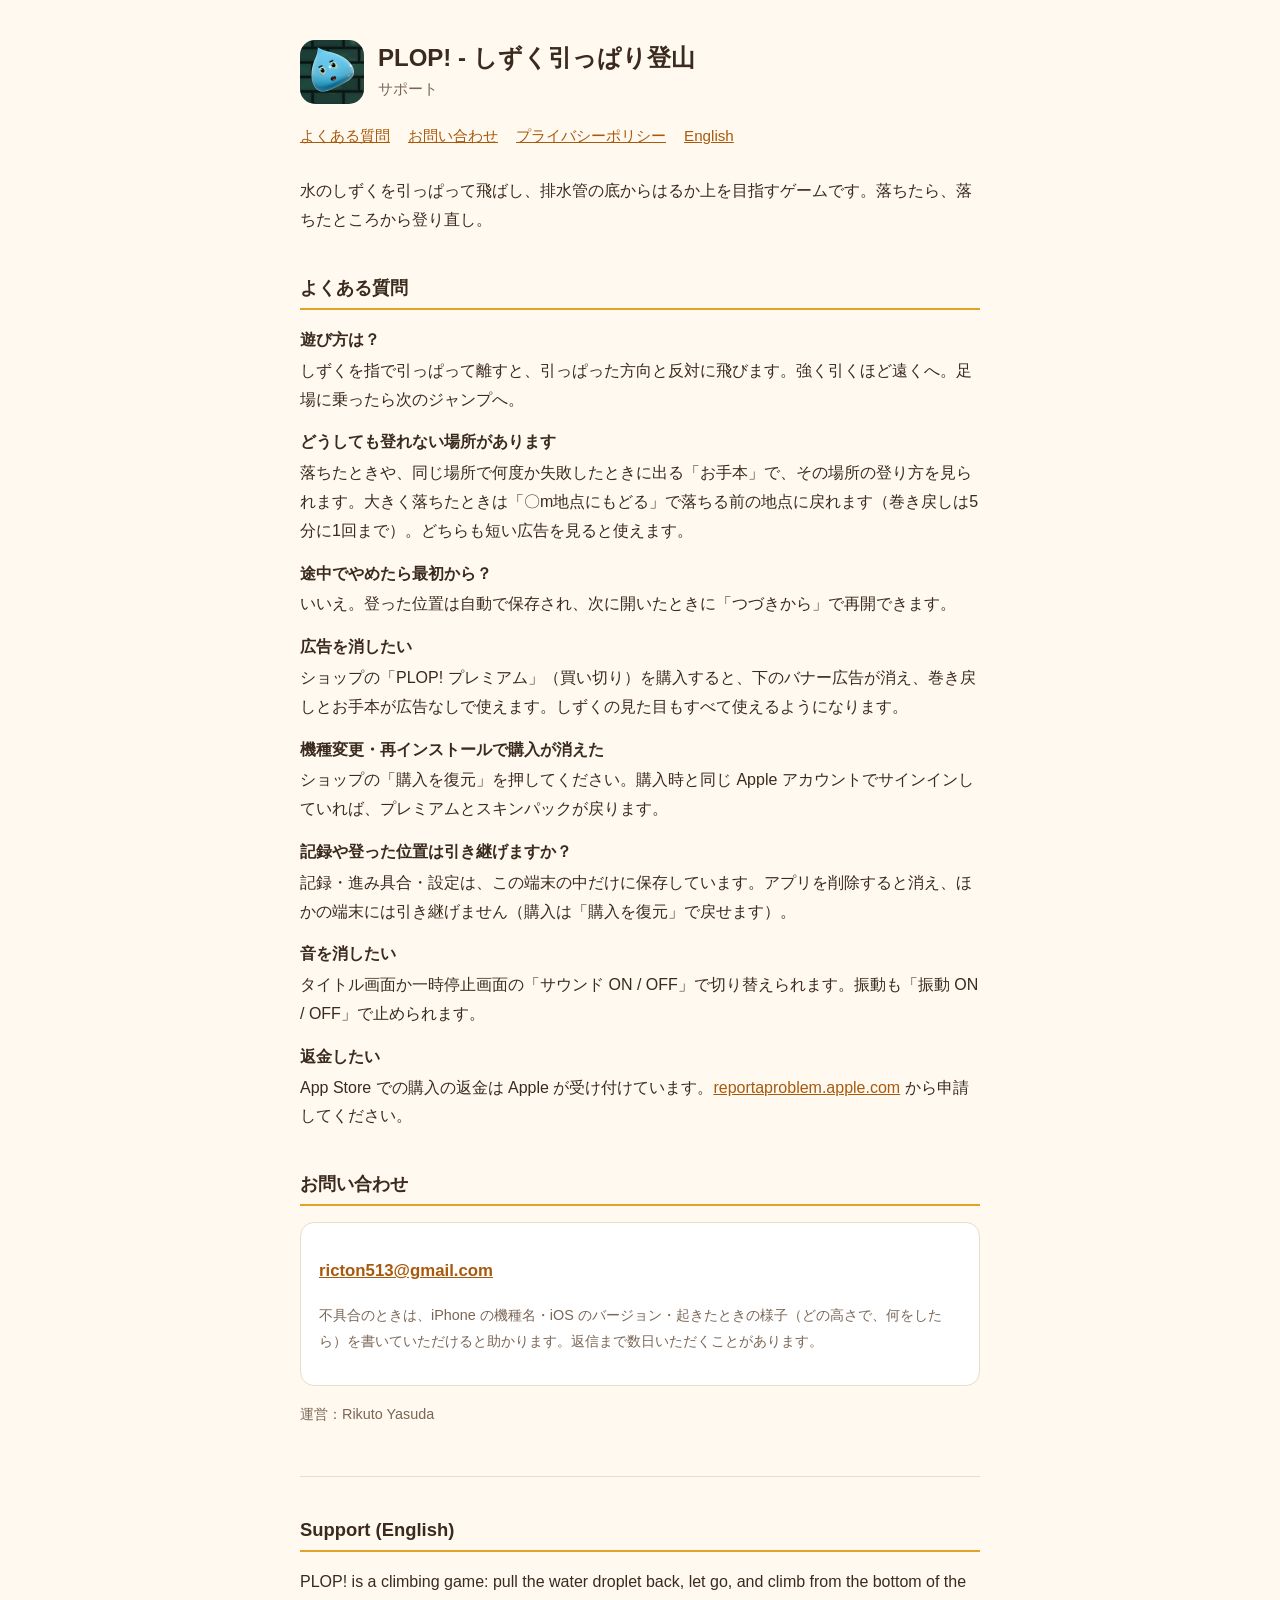
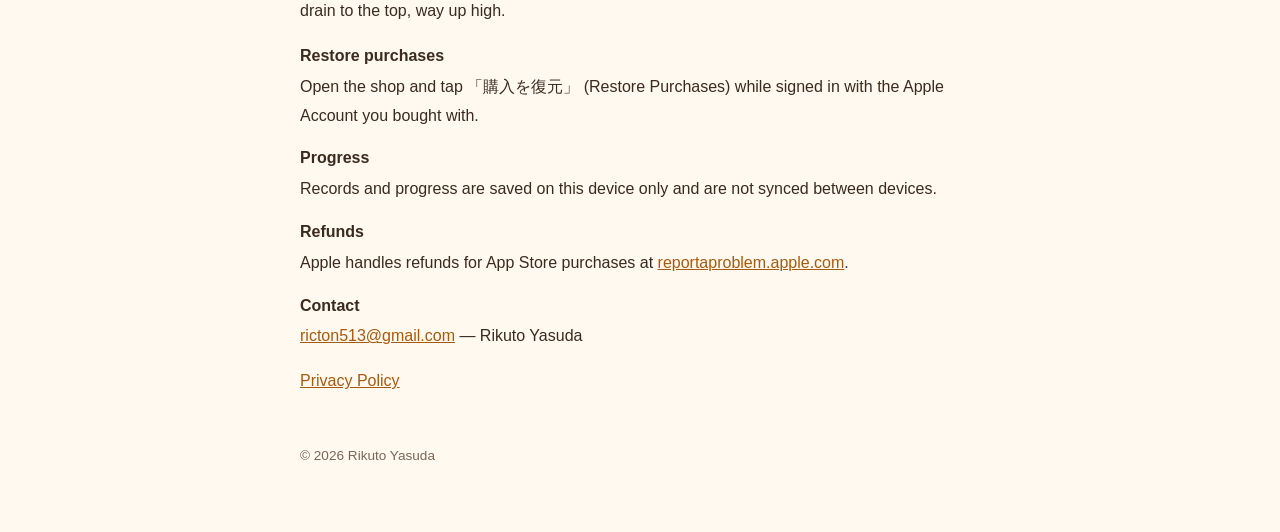
<file: index.html>
<!doctype html>
<html lang="ja">
<head>
<meta charset="utf-8">
<meta name="viewport" content="width=device-width, initial-scale=1">
<title>PLOP! サポート</title>
<meta name="description" content="PLOP! - しずく引っぱり登山 のサポートページ。遊び方、購入の復元、お問い合わせ先。">
<link rel="icon" href="icon.png">
<link rel="stylesheet" href="style.css">
</head>
<body>
<main>
<header>
	<img src="icon.png" alt="">
	<div>
		<h1>PLOP! - しずく引っぱり登山</h1>
		<p class="sub">サポート</p>
	</div>
</header>
<nav>
	<a href="#faq">よくある質問</a>
	<a href="#contact">お問い合わせ</a>
	<a href="privacy.html">プライバシーポリシー</a>
	<a href="#en">English</a>
</nav>

<p>水のしずくを引っぱって飛ばし、排水管の底からはるか上を目指すゲームです。落ちたら、落ちたところから登り直し。</p>

<h2 id="faq">よくある質問</h2>
<dl>
	<dt>遊び方は？</dt>
	<dd>しずくを指で引っぱって離すと、引っぱった方向と反対に飛びます。強く引くほど遠くへ。足場に乗ったら次のジャンプへ。</dd>

	<dt>どうしても登れない場所があります</dt>
	<dd>落ちたときや、同じ場所で何度か失敗したときに出る「お手本」で、その場所の登り方を見られます。大きく落ちたときは「〇m地点にもどる」で落ちる前の地点に戻れます（巻き戻しは5分に1回まで）。どちらも短い広告を見ると使えます。</dd>

	<dt>途中でやめたら最初から？</dt>
	<dd>いいえ。登った位置は自動で保存され、次に開いたときに「つづきから」で再開できます。</dd>

	<dt>広告を消したい</dt>
	<dd>ショップの「PLOP! プレミアム」（買い切り）を購入すると、下のバナー広告が消え、巻き戻しとお手本が広告なしで使えます。しずくの見た目もすべて使えるようになります。</dd>

	<dt>機種変更・再インストールで購入が消えた</dt>
	<dd>ショップの「購入を復元」を押してください。購入時と同じ Apple アカウントでサインインしていれば、プレミアムとスキンパックが戻ります。</dd>

	<dt>記録や登った位置は引き継げますか？</dt>
	<dd>記録・進み具合・設定は、この端末の中だけに保存しています。アプリを削除すると消え、ほかの端末には引き継げません（購入は「購入を復元」で戻せます）。</dd>

	<dt>音を消したい</dt>
	<dd>タイトル画面か一時停止画面の「サウンド ON / OFF」で切り替えられます。振動も「振動 ON / OFF」で止められます。</dd>

	<dt>返金したい</dt>
	<dd>App Store での購入の返金は Apple が受け付けています。<a href="https://reportaproblem.apple.com/">reportaproblem.apple.com</a> から申請してください。</dd>
</dl>

<h2 id="contact">お問い合わせ</h2>
<div class="card">
	<p class="contact"><a href="mailto:ricton513@gmail.com?subject=PLOP!%20%E3%81%8A%E5%95%8F%E3%81%84%E5%90%88%E3%82%8F%E3%81%9B">ricton513@gmail.com</a></p>
	<p class="meta">不具合のときは、iPhone の機種名・iOS のバージョン・起きたときの様子（どの高さで、何をしたら）を書いていただけると助かります。返信まで数日いただくことがあります。</p>
</div>
<p class="meta">運営：Rikuto Yasuda</p>

<hr>
<section id="en" lang="en">
<h2>Support (English)</h2>
<p>PLOP! is a climbing game: pull the water droplet back, let go, and climb from the bottom of the drain to the top, way up high.</p>
<dl>
	<dt>Restore purchases</dt>
	<dd>Open the shop and tap 「購入を復元」 (Restore Purchases) while signed in with the Apple Account you bought with.</dd>
	<dt>Progress</dt>
	<dd>Records and progress are saved on this device only and are not synced between devices.</dd>
	<dt>Refunds</dt>
	<dd>Apple handles refunds for App Store purchases at <a href="https://reportaproblem.apple.com/">reportaproblem.apple.com</a>.</dd>
	<dt>Contact</dt>
	<dd><a href="mailto:ricton513@gmail.com">ricton513@gmail.com</a> — Rikuto Yasuda</dd>
</dl>
<p><a href="privacy.html#en">Privacy Policy</a></p>
</section>

<footer>© 2026 Rikuto Yasuda</footer>
</main>
</body>
</html>
</file>
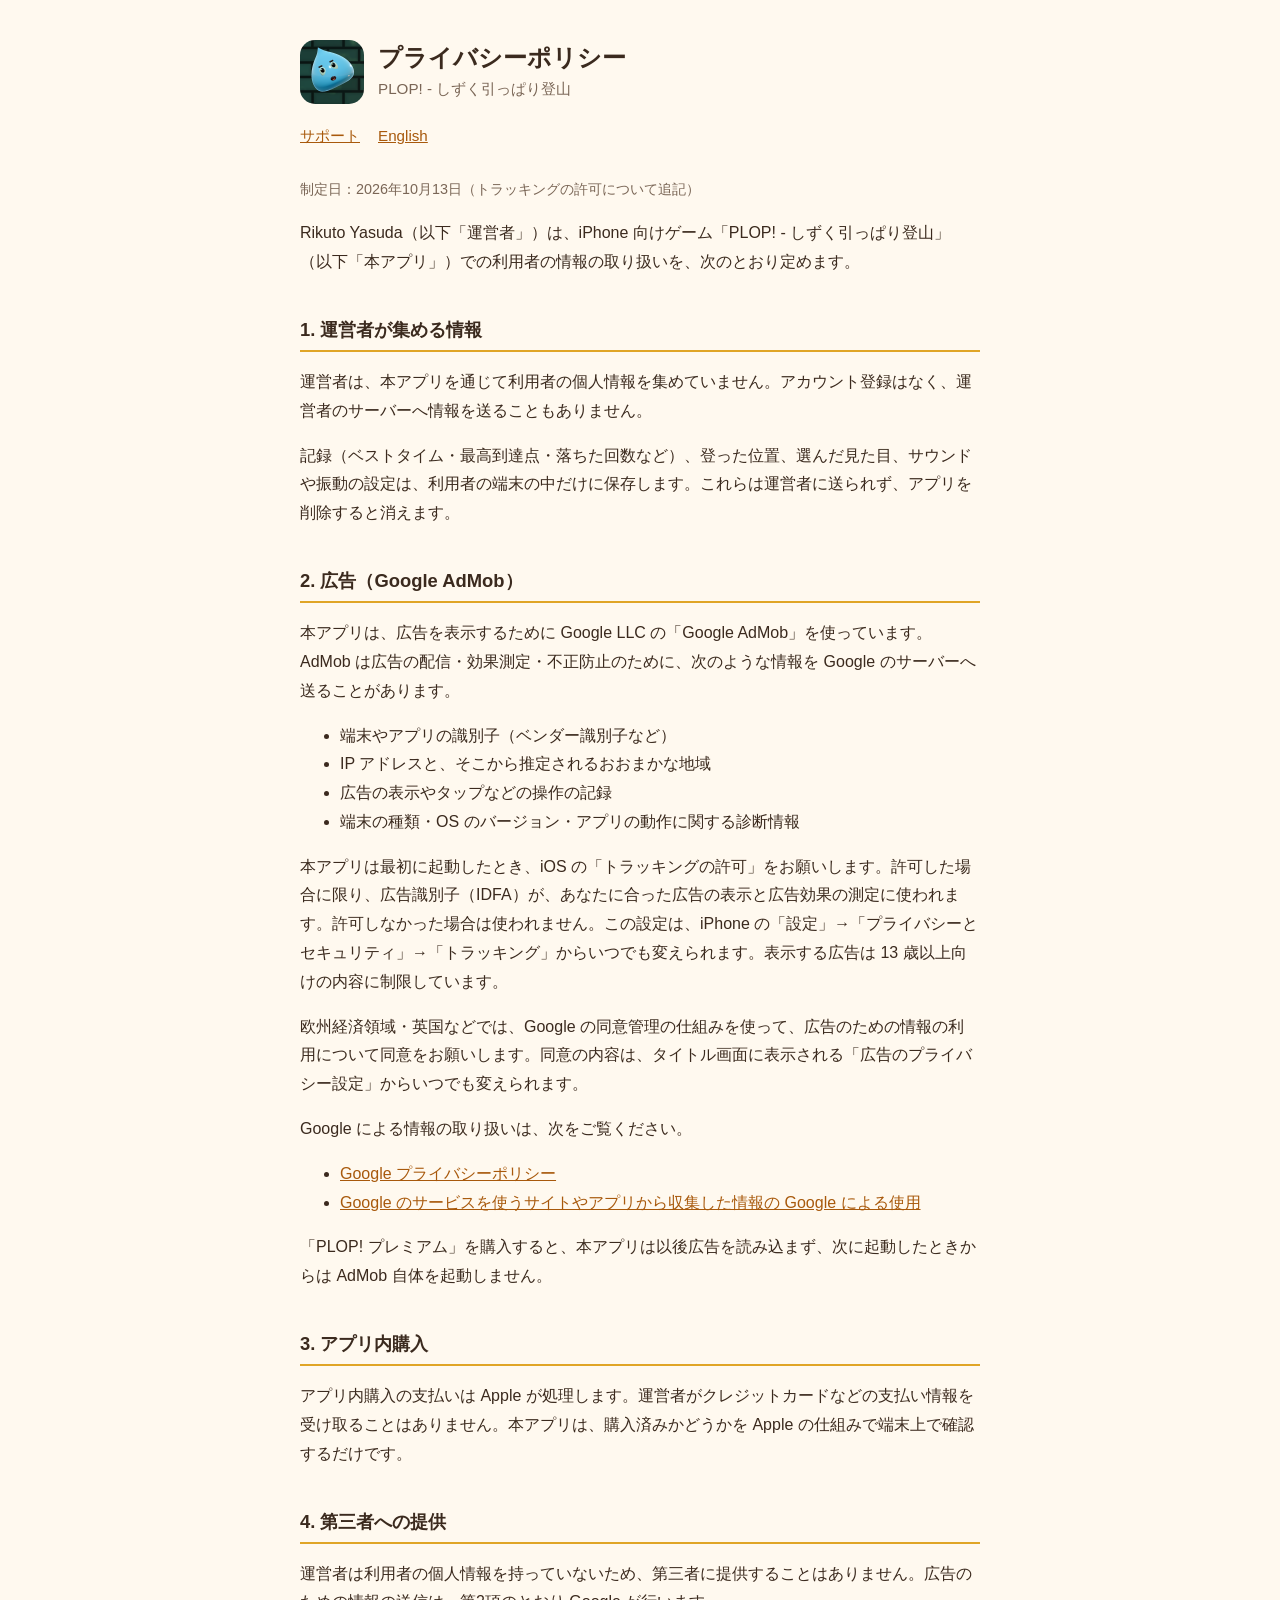
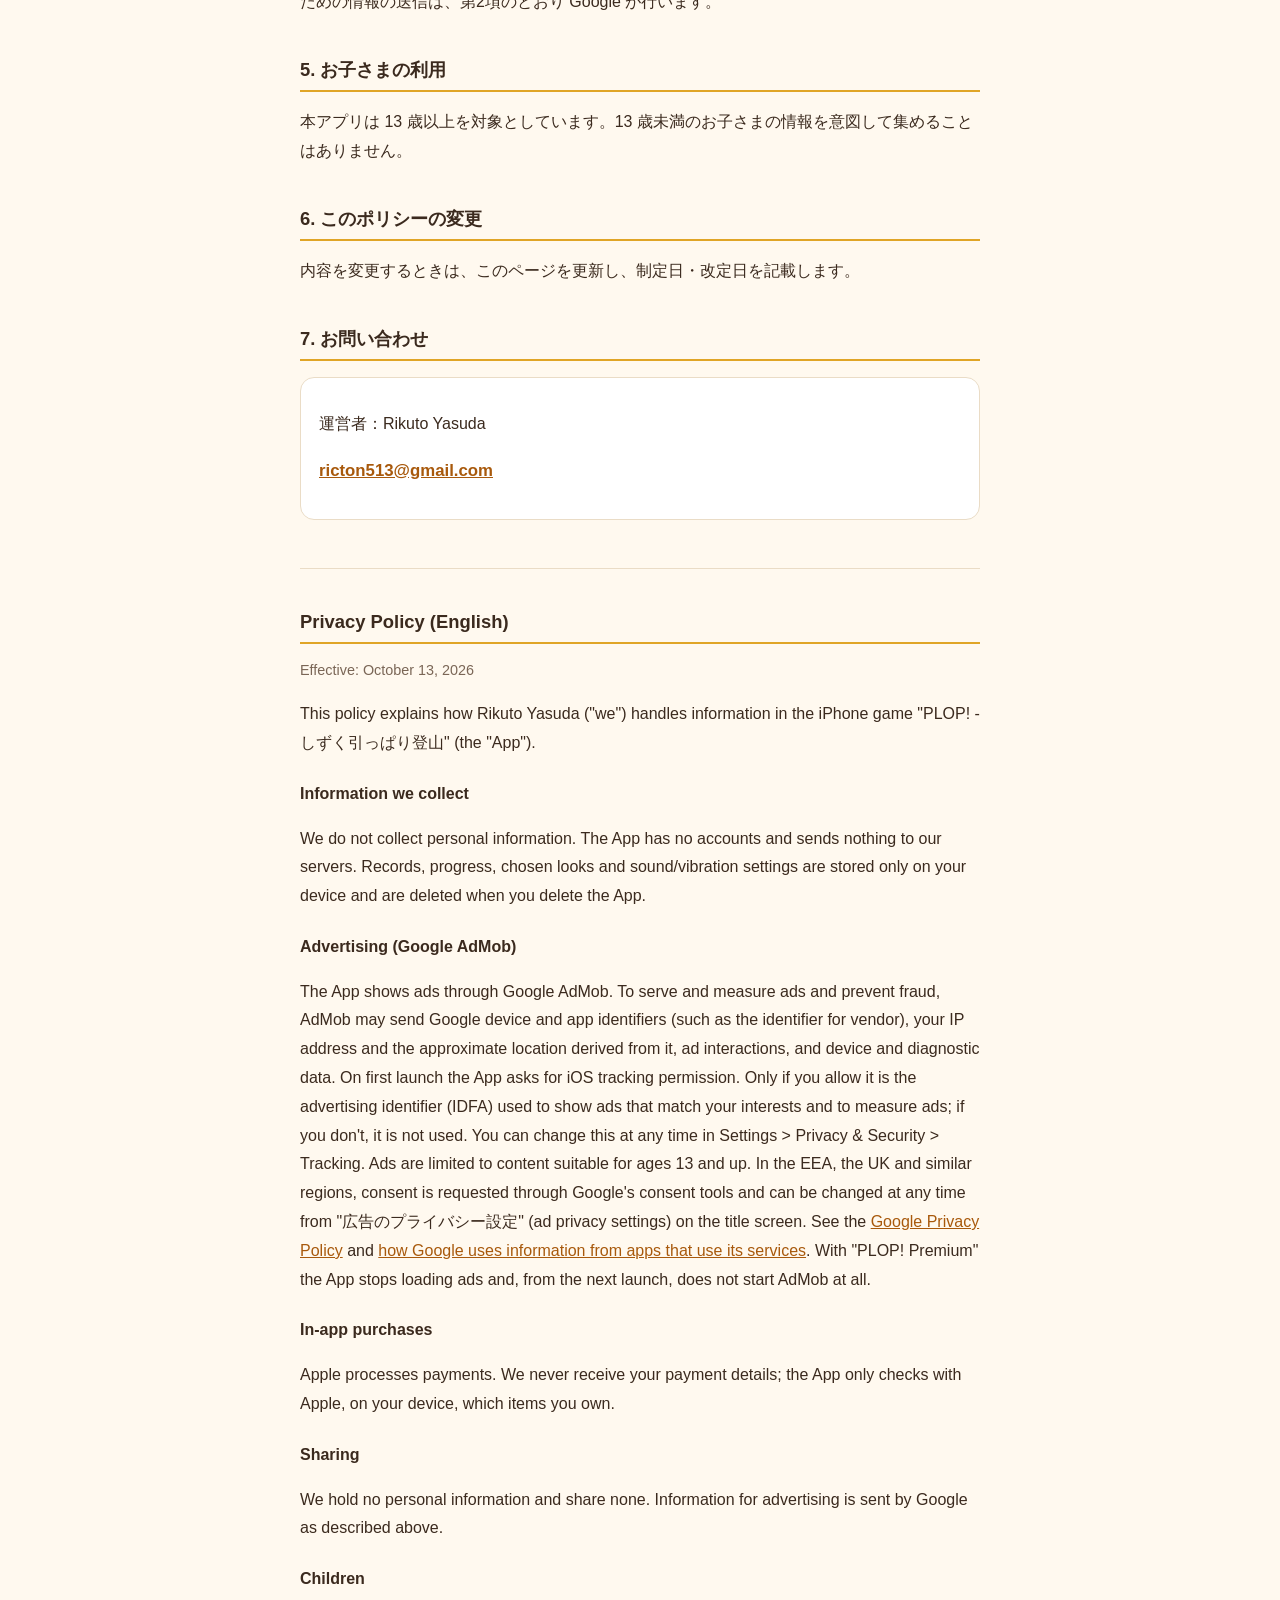
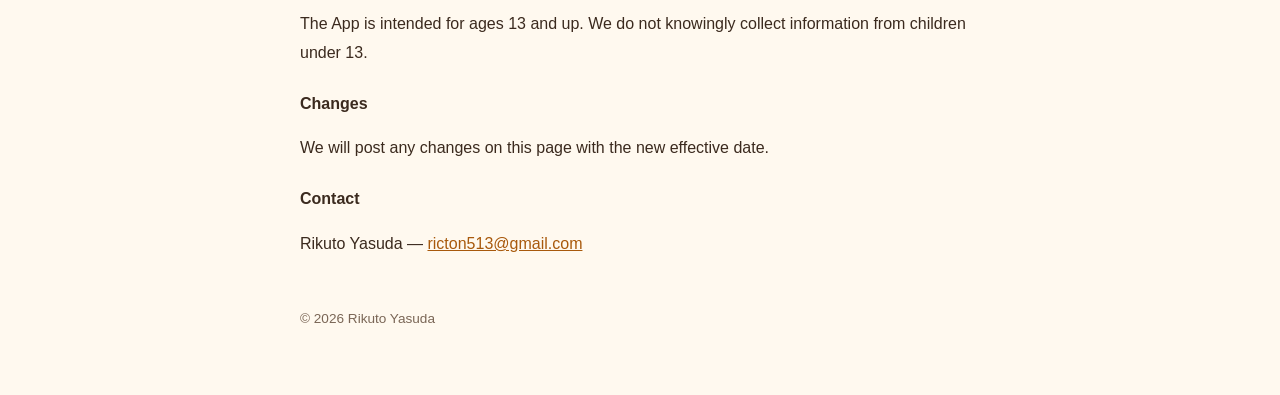
<file: privacy.html>
<!doctype html>
<html lang="ja">
<head>
<meta charset="utf-8">
<meta name="viewport" content="width=device-width, initial-scale=1">
<title>PLOP! プライバシーポリシー</title>
<meta name="description" content="PLOP! - しずく引っぱり登山 のプライバシーポリシー。">
<link rel="icon" href="icon.png">
<link rel="stylesheet" href="style.css">
</head>
<body>
<main>
<header>
	<img src="icon.png" alt="">
	<div>
		<h1>プライバシーポリシー</h1>
		<p class="sub">PLOP! - しずく引っぱり登山</p>
	</div>
</header>
<nav>
	<a href="./">サポート</a>
	<a href="#en">English</a>
</nav>

<p class="meta">制定日：2026年10月13日（トラッキングの許可について追記）</p>

<p>Rikuto Yasuda（以下「運営者」）は、iPhone 向けゲーム「PLOP! - しずく引っぱり登山」（以下「本アプリ」）での利用者の情報の取り扱いを、次のとおり定めます。</p>

<h2>1. 運営者が集める情報</h2>
<p>運営者は、本アプリを通じて利用者の個人情報を集めていません。アカウント登録はなく、運営者のサーバーへ情報を送ることもありません。</p>
<p>記録（ベストタイム・最高到達点・落ちた回数など）、登った位置、選んだ見た目、サウンドや振動の設定は、利用者の端末の中だけに保存します。これらは運営者に送られず、アプリを削除すると消えます。</p>

<h2>2. 広告（Google AdMob）</h2>
<p>本アプリは、広告を表示するために Google LLC の「Google AdMob」を使っています。AdMob は広告の配信・効果測定・不正防止のために、次のような情報を Google のサーバーへ送ることがあります。</p>
<ul>
	<li>端末やアプリの識別子（ベンダー識別子など）</li>
	<li>IP アドレスと、そこから推定されるおおまかな地域</li>
	<li>広告の表示やタップなどの操作の記録</li>
	<li>端末の種類・OS のバージョン・アプリの動作に関する診断情報</li>
</ul>
<p>本アプリは最初に起動したとき、iOS の「トラッキングの許可」をお願いします。許可した場合に限り、広告識別子（IDFA）が、あなたに合った広告の表示と広告効果の測定に使われます。許可しなかった場合は使われません。この設定は、iPhone の「設定」→「プライバシーとセキュリティ」→「トラッキング」からいつでも変えられます。表示する広告は 13 歳以上向けの内容に制限しています。</p>
<p>欧州経済領域・英国などでは、Google の同意管理の仕組みを使って、広告のための情報の利用について同意をお願いします。同意の内容は、タイトル画面に表示される「広告のプライバシー設定」からいつでも変えられます。</p>
<p>Google による情報の取り扱いは、次をご覧ください。</p>
<ul>
	<li><a href="https://policies.google.com/privacy">Google プライバシーポリシー</a></li>
	<li><a href="https://policies.google.com/technologies/partner-sites">Google のサービスを使うサイトやアプリから収集した情報の Google による使用</a></li>
</ul>
<p>「PLOP! プレミアム」を購入すると、本アプリは以後広告を読み込まず、次に起動したときからは AdMob 自体を起動しません。</p>

<h2>3. アプリ内購入</h2>
<p>アプリ内購入の支払いは Apple が処理します。運営者がクレジットカードなどの支払い情報を受け取ることはありません。本アプリは、購入済みかどうかを Apple の仕組みで端末上で確認するだけです。</p>

<h2>4. 第三者への提供</h2>
<p>運営者は利用者の個人情報を持っていないため、第三者に提供することはありません。広告のための情報の送信は、第2項のとおり Google が行います。</p>

<h2>5. お子さまの利用</h2>
<p>本アプリは 13 歳以上を対象としています。13 歳未満のお子さまの情報を意図して集めることはありません。</p>

<h2>6. このポリシーの変更</h2>
<p>内容を変更するときは、このページを更新し、制定日・改定日を記載します。</p>

<h2>7. お問い合わせ</h2>
<div class="card">
	<p>運営者：Rikuto Yasuda</p>
	<p class="contact"><a href="mailto:ricton513@gmail.com">ricton513@gmail.com</a></p>
</div>

<hr>
<section id="en" lang="en">
<h2>Privacy Policy (English)</h2>
<p class="meta">Effective: October 13, 2026</p>
<p>This policy explains how Rikuto Yasuda ("we") handles information in the iPhone game "PLOP! - しずく引っぱり登山" (the "App").</p>
<h3>Information we collect</h3>
<p>We do not collect personal information. The App has no accounts and sends nothing to our servers. Records, progress, chosen looks and sound/vibration settings are stored only on your device and are deleted when you delete the App.</p>
<h3>Advertising (Google AdMob)</h3>
<p>The App shows ads through Google AdMob. To serve and measure ads and prevent fraud, AdMob may send Google device and app identifiers (such as the identifier for vendor), your IP address and the approximate location derived from it, ad interactions, and device and diagnostic data. On first launch the App asks for iOS tracking permission. Only if you allow it is the advertising identifier (IDFA) used to show ads that match your interests and to measure ads; if you don't, it is not used. You can change this at any time in Settings > Privacy & Security > Tracking. Ads are limited to content suitable for ages 13 and up. In the EEA, the UK and similar regions, consent is requested through Google's consent tools and can be changed at any time from "広告のプライバシー設定" (ad privacy settings) on the title screen. See the <a href="https://policies.google.com/privacy">Google Privacy Policy</a> and <a href="https://policies.google.com/technologies/partner-sites">how Google uses information from apps that use its services</a>. With "PLOP! Premium" the App stops loading ads and, from the next launch, does not start AdMob at all.</p>
<h3>In-app purchases</h3>
<p>Apple processes payments. We never receive your payment details; the App only checks with Apple, on your device, which items you own.</p>
<h3>Sharing</h3>
<p>We hold no personal information and share none. Information for advertising is sent by Google as described above.</p>
<h3>Children</h3>
<p>The App is intended for ages 13 and up. We do not knowingly collect information from children under 13.</p>
<h3>Changes</h3>
<p>We will post any changes on this page with the new effective date.</p>
<h3>Contact</h3>
<p>Rikuto Yasuda — <a href="mailto:ricton513@gmail.com">ricton513@gmail.com</a></p>
</section>

<footer>© 2026 Rikuto Yasuda</footer>
</main>
</body>
</html>
</file>
<file: style.css>
:root {
	--fg: #3b2a1e;
	--muted: #7a6656;
	--bg: #fff9ef;
	--card: #ffffff;
	--line: #eadcc6;
	--accent: #e0a526;
	--link: #a8590c;
}
@media (prefers-color-scheme: dark) {
	:root {
		--fg: #f6ecdf;
		--muted: #c2b19f;
		--bg: #1d1712;
		--card: #2a221b;
		--line: #47392c;
		--accent: #f0bd45;
		--link: #ffb35c;
	}
}
* { box-sizing: border-box; }
body {
	margin: 0;
	padding: 40px 16px 64px;
	font-family: -apple-system, BlinkMacSystemFont, "Hiragino Sans", "Hiragino Kaku Gothic ProN", "Noto Sans JP", sans-serif;
	line-height: 1.8;
	color: var(--fg);
	background: var(--bg);
	-webkit-text-size-adjust: 100%;
}
main { max-width: 680px; margin: 0 auto; }
header { display: flex; align-items: center; gap: 14px; margin-bottom: 8px; }
header img { width: 64px; height: 64px; border-radius: 15px; flex: none; }
h1 { font-size: 1.5rem; line-height: 1.3; margin: 0; }
.sub { color: var(--muted); margin: 2px 0 0; font-size: 0.95rem; }
nav { display: flex; flex-wrap: wrap; gap: 8px 18px; margin: 18px 0 28px; font-size: 0.95rem; }
h2 { font-size: 1.15rem; margin: 36px 0 8px; padding-bottom: 4px; border-bottom: 2px solid var(--accent); }
h3 { font-size: 1rem; margin: 22px 0 4px; }
p, li { overflow-wrap: anywhere; }
a { color: var(--link); }
.card { background: var(--card); border: 1px solid var(--line); border-radius: 14px; padding: 16px 18px; margin: 16px 0; }
.contact { font-size: 1.05rem; font-weight: 600; }
.meta { color: var(--muted); font-size: 0.9rem; }
dt { font-weight: 600; margin-top: 14px; }
dd { margin: 2px 0 0; }
hr { border: 0; border-top: 1px solid var(--line); margin: 48px 0 24px; }
footer { color: var(--muted); font-size: 0.85rem; margin-top: 48px; }
</file>
